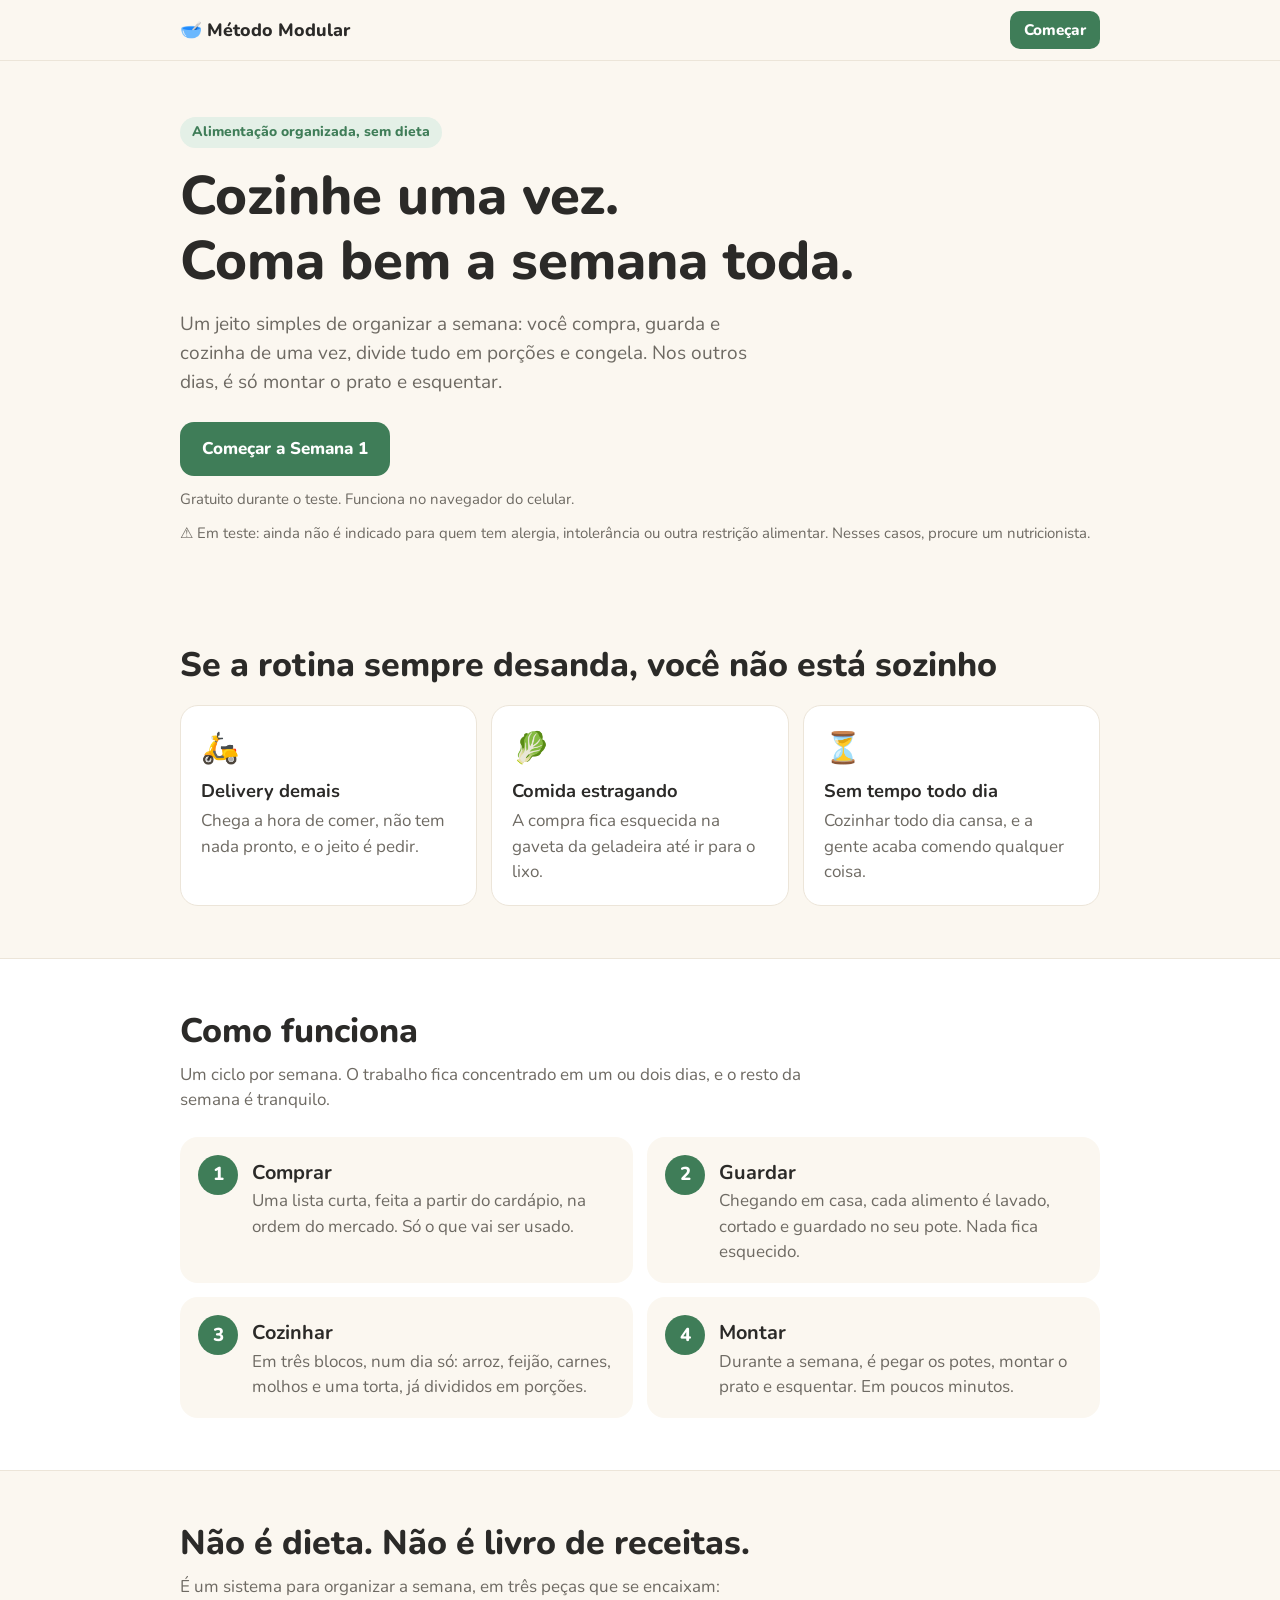
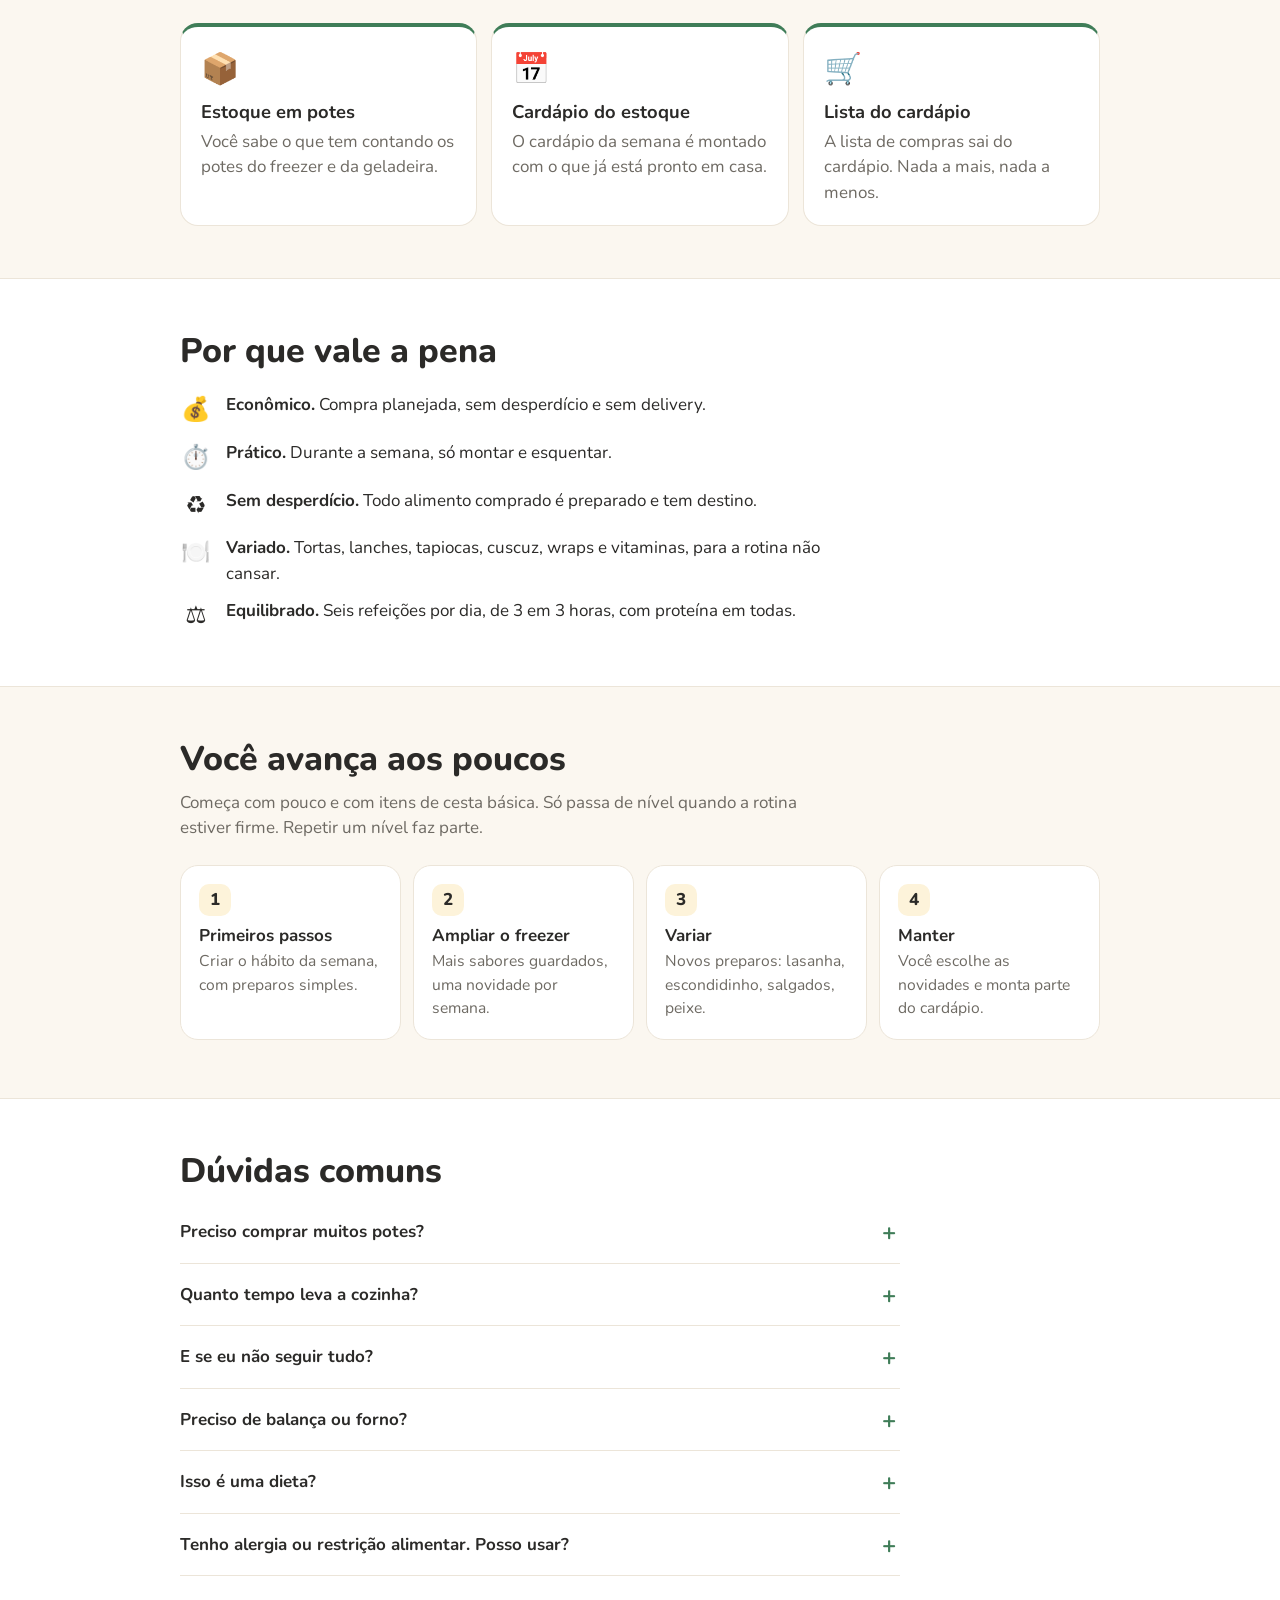
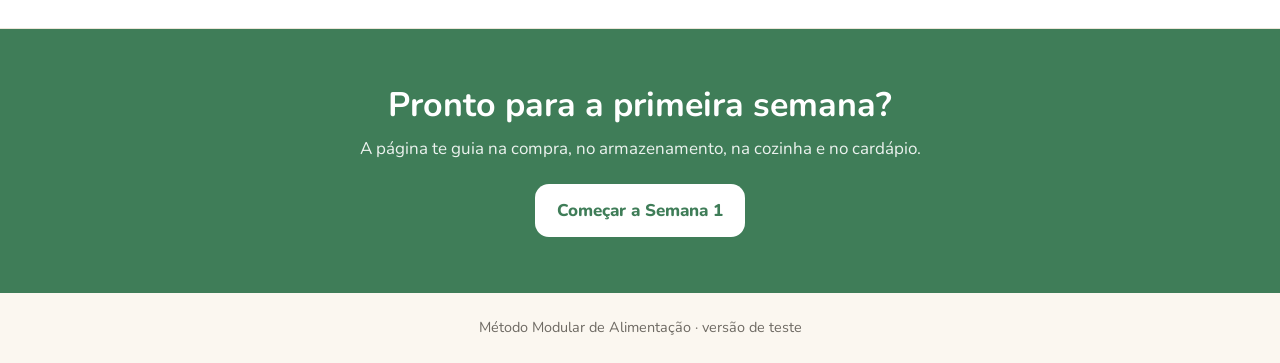
<file: index.html>
<!DOCTYPE html>
<html lang="pt-BR">
<head>
<meta charset="utf-8">
<!-- viewport: faz a página caber na largura do celular, sem precisar dar zoom. -->
<meta name="viewport" content="width=device-width, initial-scale=1">
<title>Método Modular de Alimentação</title>
<!-- Fonte Nunito, a mesma da página da Semana 1. -->
<link rel="preconnect" href="https://fonts.googleapis.com">
<link href="https://fonts.googleapis.com/css2?family=Nunito:wght@400;600;700;800&display=swap" rel="stylesheet">
<!-- O visual desta página fica no arquivo home.css. -->
<link rel="stylesheet" href="home.css">
</head>
<body>

<!-- TOPO: nome do método e um atalho para começar. -->
<header class="topo">
  <div class="caixa topo-in">
    <span class="marca">🥣 Método Modular</span>
    <a class="botao pequeno" href="semana1.html#gostos">Começar</a>
  </div>
</header>

<!-- CAPA (hero): a primeira coisa que a pessoa vê. Título, frase curta e o botão principal. -->
<section class="capa">
  <div class="caixa">
    <span class="etiqueta">Alimentação organizada, sem dieta</span>
    <h1>Cozinhe uma vez.<br>Coma bem a semana toda.</h1>
    <p class="destaque">Um jeito simples de organizar a semana: você compra, guarda e cozinha de uma vez, divide tudo em porções e congela. Nos outros dias, é só montar o prato e esquentar.</p>
    <a class="botao" href="semana1.html#gostos">Começar a Semana 1</a>
    <p class="nota">Gratuito durante o teste. Funciona no navegador do celular.</p>
    <!-- AVISO DE RESTRIÇÃO (novo): aparece logo abaixo do botão, antes de a pessoa começar.
         Segue o manual 3.17: o método em teste não atende quem tem restrição alimentar.
         Usa a mesma classe "nota" do texto de cima, então não precisa mexer no home.css. -->
    <p class="nota">⚠️ Em teste: ainda não é indicado para quem tem alergia, intolerância ou outra restrição alimentar. Nesses casos, procure um nutricionista.</p>
  </div>
</section>

<!-- O PROBLEMA: mostra que a página entende a dificuldade de quem vai usar. -->
<section class="bloco">
  <div class="caixa">
    <h2>Se a rotina sempre desanda, você não está sozinho</h2>
    <div class="grade tres">
      <div class="cartao"><span class="icone">🛵</span><h3>Delivery demais</h3><p>Chega a hora de comer, não tem nada pronto, e o jeito é pedir.</p></div>
      <div class="cartao"><span class="icone">🥬</span><h3>Comida estragando</h3><p>A compra fica esquecida na gaveta da geladeira até ir para o lixo.</p></div>
      <div class="cartao"><span class="icone">⏳</span><h3>Sem tempo todo dia</h3><p>Cozinhar todo dia cansa, e a gente acaba comendo qualquer coisa.</p></div>
    </div>
  </div>
</section>

<!-- COMO FUNCIONA: o ciclo da semana em 4 passos numerados. -->
<section class="bloco claro">
  <div class="caixa">
    <h2>Como funciona</h2>
    <p class="sub">Um ciclo por semana. O trabalho fica concentrado em um ou dois dias, e o resto da semana é tranquilo.</p>
    <ol class="passos">
      <li><span class="num">1</span><div><h3>Comprar</h3><p>Uma lista curta, feita a partir do cardápio, na ordem do mercado. Só o que vai ser usado.</p></div></li>
      <li><span class="num">2</span><div><h3>Guardar</h3><p>Chegando em casa, cada alimento é lavado, cortado e guardado no seu pote. Nada fica esquecido.</p></div></li>
      <li><span class="num">3</span><div><h3>Cozinhar</h3><p>Em três blocos, num dia só: arroz, feijão, carnes, molhos e uma torta, já divididos em porções.</p></div></li>
      <li><span class="num">4</span><div><h3>Montar</h3><p>Durante a semana, é pegar os potes, montar o prato e esquentar. Em poucos minutos.</p></div></li>
    </ol>
  </div>
</section>

<!-- O QUE TORNA DIFERENTE: compara com o que a pessoa já conhece (dieta e livro de receitas). -->
<section class="bloco">
  <div class="caixa">
    <h2>Não é dieta. Não é livro de receitas.</h2>
    <p class="sub">É um sistema para organizar a semana, em três peças que se encaixam:</p>
    <div class="grade tres">
      <div class="cartao borda"><span class="icone">📦</span><h3>Estoque em potes</h3><p>Você sabe o que tem contando os potes do freezer e da geladeira.</p></div>
      <div class="cartao borda"><span class="icone">📅</span><h3>Cardápio do estoque</h3><p>O cardápio da semana é montado com o que já está pronto em casa.</p></div>
      <div class="cartao borda"><span class="icone">🛒</span><h3>Lista do cardápio</h3><p>A lista de compras sai do cardápio. Nada a mais, nada a menos.</p></div>
    </div>
  </div>
</section>

<!-- VANTAGENS: os ganhos para a pessoa, em lista com ícones. -->
<section class="bloco claro">
  <div class="caixa">
    <h2>Por que vale a pena</h2>
    <ul class="vantagens">
      <li><span>💰</span><div><b>Econômico.</b> Compra planejada, sem desperdício e sem delivery.</div></li>
      <li><span>⏱️</span><div><b>Prático.</b> Durante a semana, só montar e esquentar.</div></li>
      <li><span>♻️</span><div><b>Sem desperdício.</b> Todo alimento comprado é preparado e tem destino.</div></li>
      <li><span>🍽️</span><div><b>Variado.</b> Tortas, lanches, tapiocas, cuscuz, wraps e vitaminas, para a rotina não cansar.</div></li>
      <li><span>⚖️</span><div><b>Equilibrado.</b> Seis refeições por dia, de 3 em 3 horas, com proteína em todas.</div></li>
    </ul>
  </div>
</section>

<!-- NÍVEIS: mostra que a pessoa avança aos poucos, sem pressão. -->
<section class="bloco">
  <div class="caixa">
    <h2>Você avança aos poucos</h2>
    <p class="sub">Começa com pouco e com itens de cesta básica. Só passa de nível quando a rotina estiver firme. Repetir um nível faz parte.</p>
    <div class="niveis">
      <div class="nivel"><span class="n">1</span><h3>Primeiros passos</h3><p>Criar o hábito da semana, com preparos simples.</p></div>
      <div class="nivel"><span class="n">2</span><h3>Ampliar o freezer</h3><p>Mais sabores guardados, uma novidade por semana.</p></div>
      <div class="nivel"><span class="n">3</span><h3>Variar</h3><p>Novos preparos: lasanha, escondidinho, salgados, peixe.</p></div>
      <div class="nivel"><span class="n">4</span><h3>Manter</h3><p>Você escolhe as novidades e monta parte do cardápio.</p></div>
    </div>
  </div>
</section>

<!-- DÚVIDAS: perguntas comuns. <details> abre e fecha ao tocar, sem precisar de JavaScript. -->
<section class="bloco claro">
  <div class="caixa">
    <h2>Dúvidas comuns</h2>
    <details class="duvida"><summary>Preciso comprar muitos potes?</summary><p>Não. Na primeira semana você usa os potes que já tem em casa e mais uns 10. A cada semana em que a rotina funciona, entram mais alguns.</p></details>
    <details class="duvida"><summary>Quanto tempo leva a cozinha?</summary><p>Na primeira semana, cerca de 3h30, divididas em três blocos. O tempo serve para você se organizar, não é uma prova.</p></details>
    <details class="duvida"><summary>E se eu não seguir tudo?</summary><p>Tudo bem. O método foi feito para quem tem dificuldade com rotina. Se a semana não deu certo, a próxima começa mais simples.</p></details>
    <details class="duvida"><summary>Preciso de balança ou forno?</summary><p>Ajudam, mas não são obrigatórios. Sem balança, as porções são divididas em partes iguais. Sem forno, a torta dá lugar a lanches e tapiocas.</p></details>
    <details class="duvida"><summary>Isso é uma dieta?</summary><p>Não. O método organiza a compra, o armazenamento e as porções. Para emagrecer ou em qualquer questão de saúde, procure um nutricionista.</p></details>
    <!-- DÚVIDA NOVA: o aviso de restrição alimentar, com um pouco mais de explicação.
         Também deixa claro que não gostar de um alimento não é restrição. -->
    <details class="duvida"><summary>Tenho alergia ou restrição alimentar. Posso usar?</summary><p>Ainda não. O método está em teste e, por enquanto, não foi feito para quem tem alergia, intolerância (como à lactose ou ao glúten), doença celíaca, diabetes ou outra restrição alimentar. Para cuidar disso com segurança, procure um nutricionista. Não gostar de um alimento não é restrição: nesse caso, a página troca o item por outro.</p></details>
  </div>
</section>

<!-- CHAMADA FINAL: repete o botão principal para quem leu até o fim. -->
<section class="final">
  <div class="caixa">
    <h2>Pronto para a primeira semana?</h2>
    <p>A página te guia na compra, no armazenamento, na cozinha e no cardápio.</p>
    <a class="botao claro-btn" href="semana1.html#gostos">Começar a Semana 1</a>
  </div>
</section>

<!-- RODAPÉ -->
<footer class="rodape">
  <div class="caixa">Método Modular de Alimentação · versão de teste</div>
</footer>

</body>
</html>
</file>
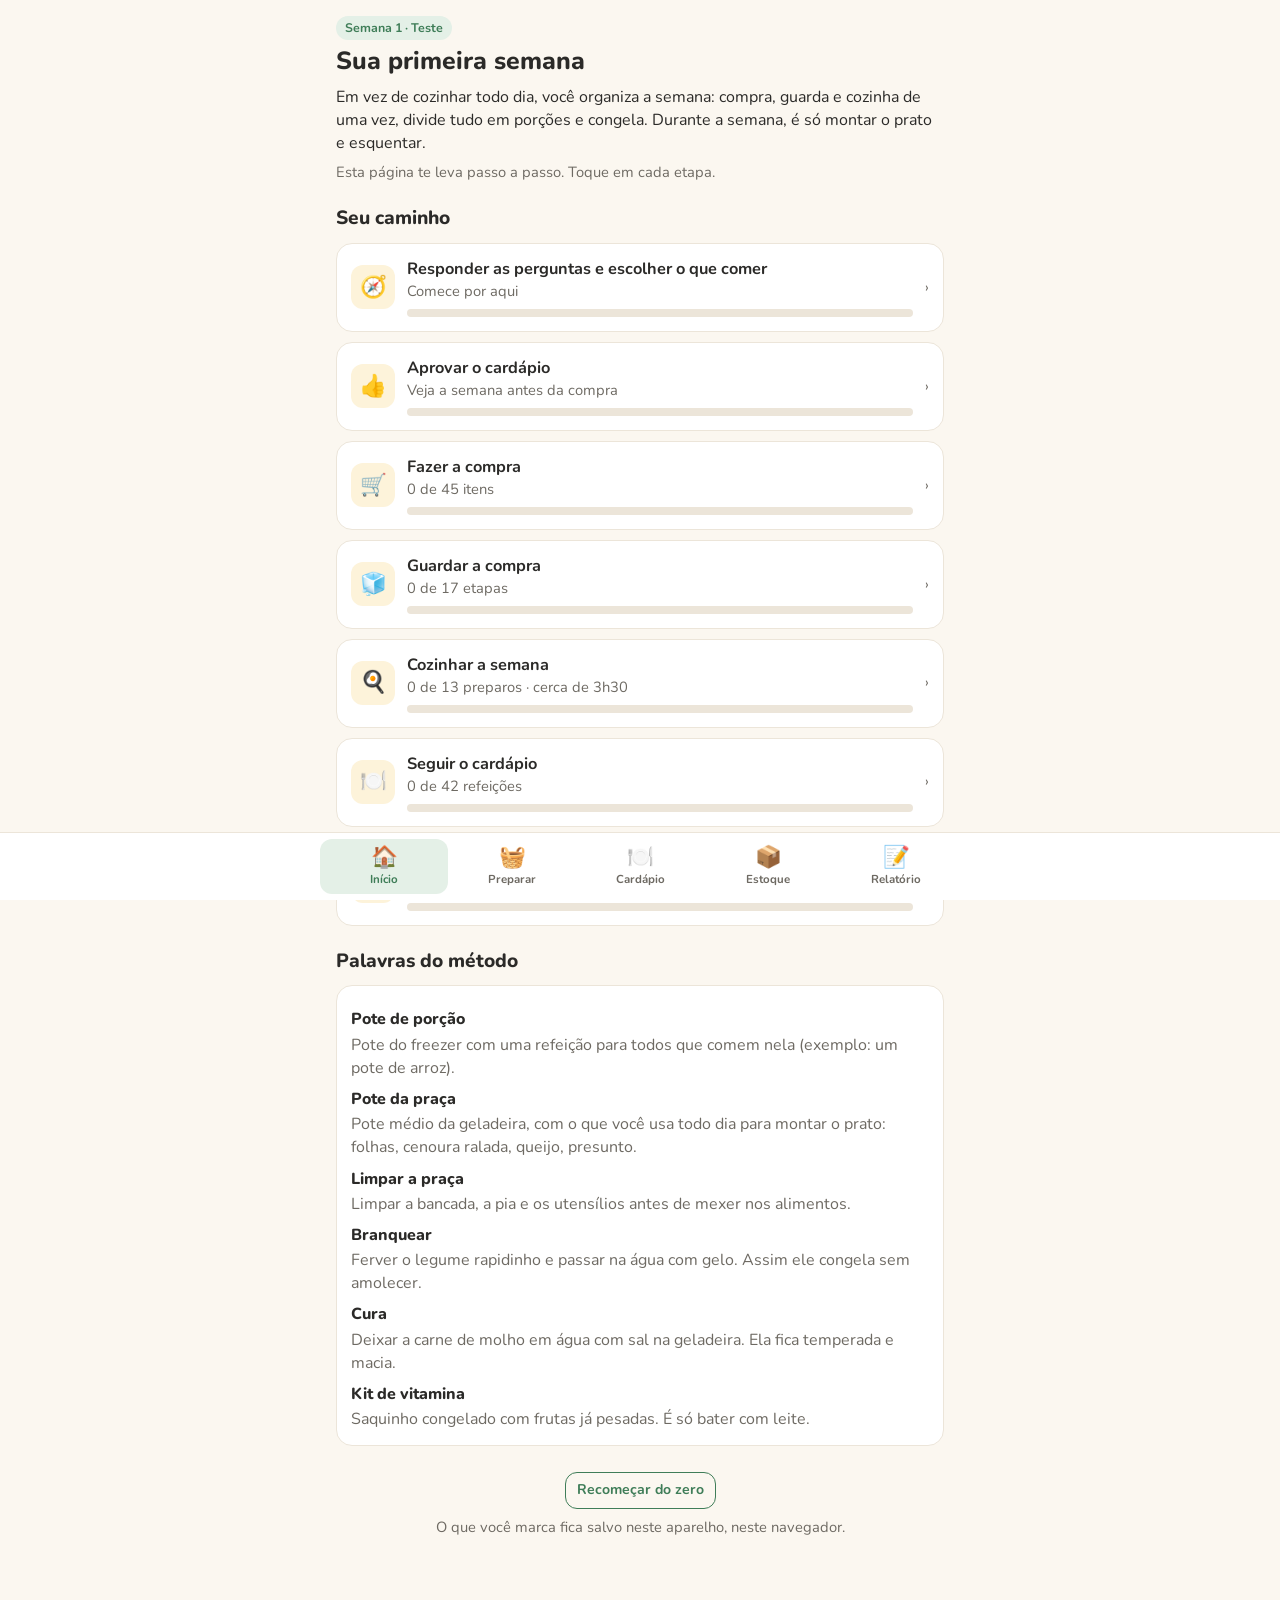
<file: semana1.html>
<!DOCTYPE html>
<html lang="pt-BR">
<head>
<meta charset="utf-8">
<!-- viewport: faz a página caber na largura do celular, sem precisar dar zoom. -->
<meta name="viewport" content="width=device-width, initial-scale=1">
<title>Método Modular · Semana 1</title>
<!-- Fonte Nunito, carregada do Google Fonts. Sem internet, o navegador usa a fonte padrão. -->
<link rel="preconnect" href="https://fonts.googleapis.com">
<link href="https://fonts.googleapis.com/css2?family=Nunito:wght@400;600;700;800&display=swap" rel="stylesheet">
<!-- O visual da página fica no arquivo style.css. -->
<link rel="stylesheet" href="style.css">
</head>
<body>
<!-- Área principal: fica vazia aqui. O script.js desenha cada tela dentro dela. -->
<div class="wrap" id="app"></div>

<!-- Barra de botões de baixo. O data-tab diz qual aba cada botão abre. -->
<nav class="bot"><div class="in">
  <button data-tab="inicio"><span>🏠</span>Início</button>
  <button data-tab="preparar"><span>🧺</span>Preparar</button>
  <button data-tab="cardapio"><span>🍽️</span>Cardápio</button>
  <button data-tab="estoque"><span>📦</span>Estoque</button>
  <button data-tab="relatorio"><span>📝</span>Relatório</button>
</div></nav>

<!-- Janelinha de confirmação (usada no "Recomeçar do zero"). Começa escondida. -->
<div class="modal" id="modal"><div class="card">
  <h3 id="mTitle"></h3><p id="mText" class="muted"></p>
  <div class="row" style="margin-top:14px;justify-content:flex-end">
    <button class="btn ghost small" id="mNo">Cancelar</button>
    <button class="btn warn small" id="mYes">Sim, apagar</button>
  </div>
</div></div>
<!-- Mensagem rápida (ex.: "Feito ✓"). Começa invisível. -->
<div class="toast" id="toast"></div>

<!-- Ordem dos arquivos de código:
     1) banco.js: as fichas de todos os alimentos e pratos (o banco de dados);
     2) escolha.js: as perguntas do começo e a tela "O que você quer comer?";
     3) dados-semanaN.js: os dados desta semana (na Semana 1, só o modelo);
     4) monta.js: monta a Semana 1 com as respostas da pessoa (cardápio, compra, guardar e cozinha);
     5) script.js: a lógica, que usa todos os anteriores.
     Eles vêm por último para o HTML já existir quando o código rodar. -->
<script src="banco.js"></script>
<script src="escolha.js"></script>
<script src="dados-semana1.js"></script>
<script src="monta.js"></script>
<script src="script.js"></script>
</body>
</html>
</file>
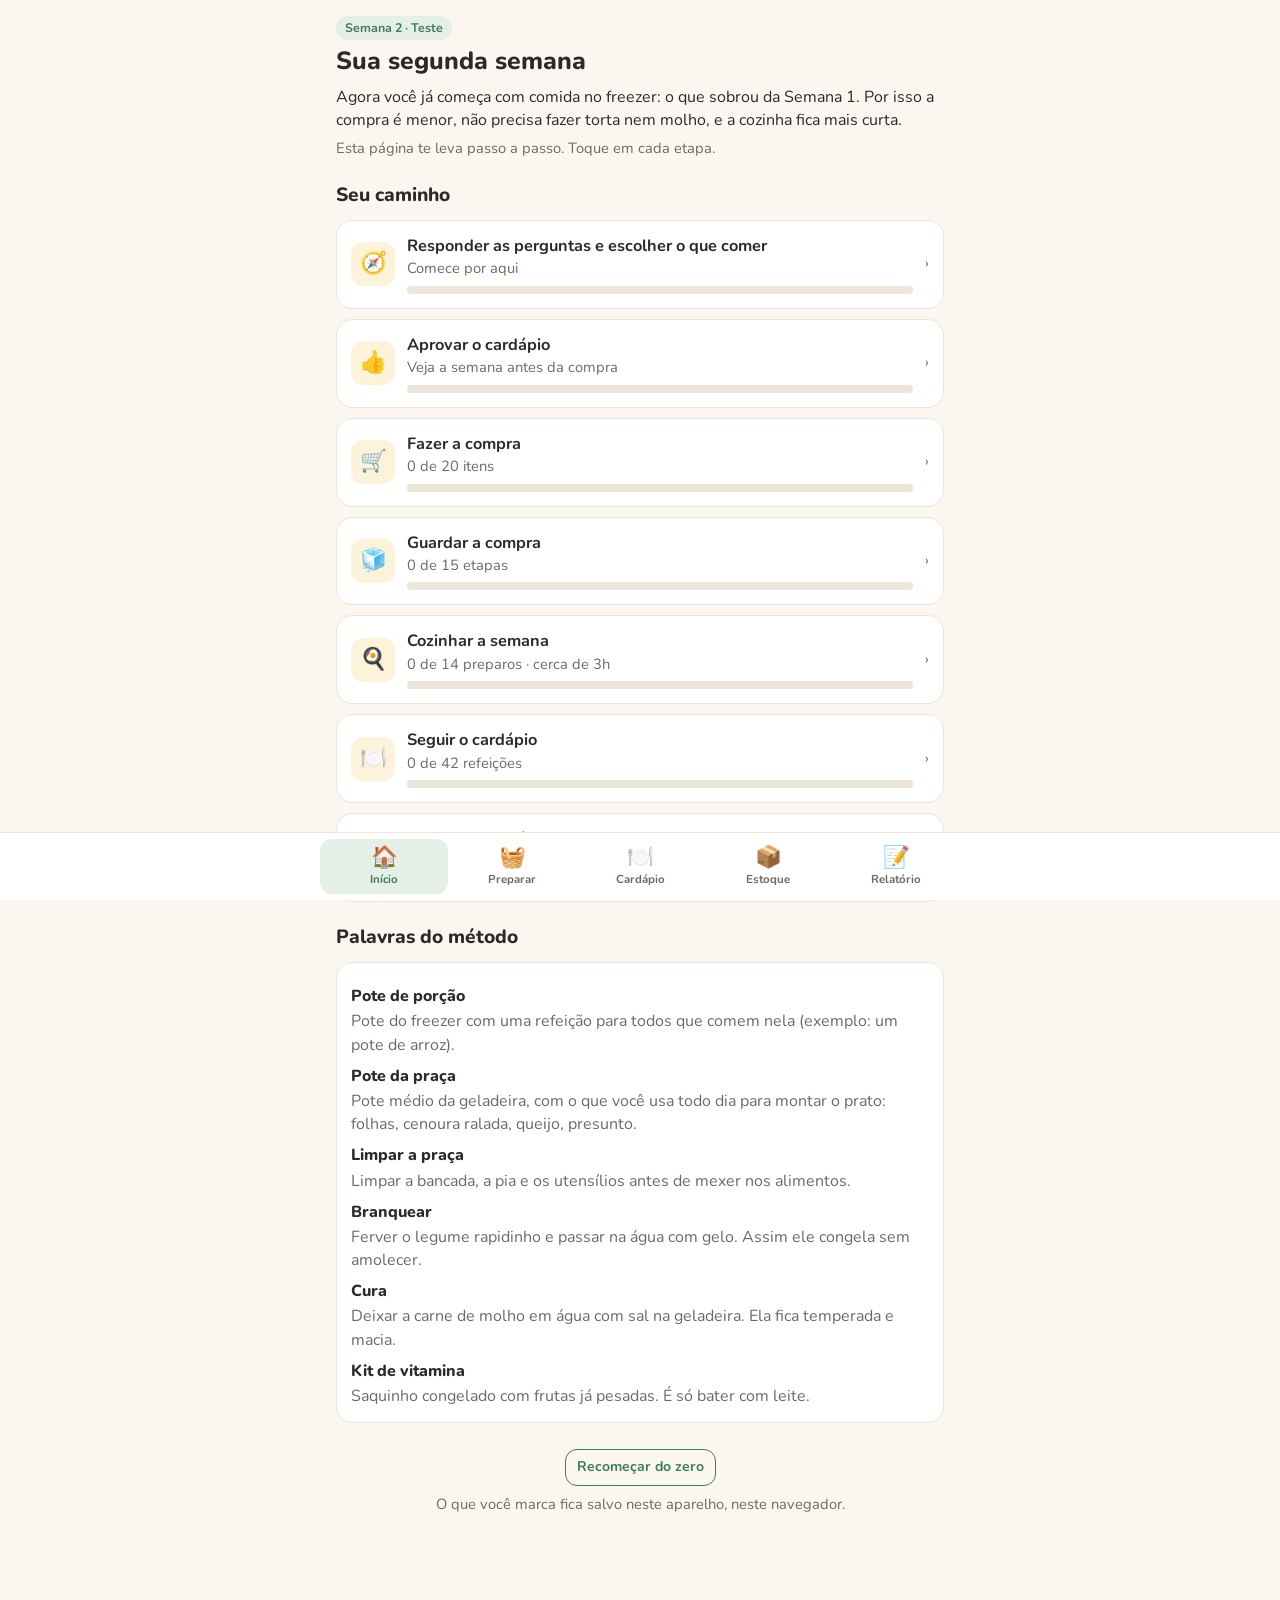
<file: semana2.html>
<!DOCTYPE html>
<html lang="pt-BR">
<head>
<meta charset="utf-8">
<!-- viewport: faz a página caber na largura do celular, sem precisar dar zoom. -->
<meta name="viewport" content="width=device-width, initial-scale=1">
<title>Método Modular · Semana 2</title>
<!-- Fonte Nunito, carregada do Google Fonts. Sem internet, o navegador usa a fonte padrão. -->
<link rel="preconnect" href="https://fonts.googleapis.com">
<link href="https://fonts.googleapis.com/css2?family=Nunito:wght@400;600;700;800&display=swap" rel="stylesheet">
<!-- O visual da página fica no arquivo style.css. -->
<link rel="stylesheet" href="style.css">
</head>
<body>
<!-- Área principal: fica vazia aqui. O script.js desenha cada tela dentro dela. -->
<div class="wrap" id="app"></div>

<!-- Barra de botões de baixo. O data-tab diz qual aba cada botão abre. -->
<nav class="bot"><div class="in">
  <button data-tab="inicio"><span>🏠</span>Início</button>
  <button data-tab="preparar"><span>🧺</span>Preparar</button>
  <button data-tab="cardapio"><span>🍽️</span>Cardápio</button>
  <button data-tab="estoque"><span>📦</span>Estoque</button>
  <button data-tab="relatorio"><span>📝</span>Relatório</button>
</div></nav>

<!-- Janelinha de confirmação (usada no "Recomeçar do zero"). Começa escondida. -->
<div class="modal" id="modal"><div class="card">
  <h3 id="mTitle"></h3><p id="mText" class="muted"></p>
  <div class="row" style="margin-top:14px;justify-content:flex-end">
    <button class="btn ghost small" id="mNo">Cancelar</button>
    <button class="btn warn small" id="mYes">Sim, apagar</button>
  </div>
</div></div>
<!-- Mensagem rápida (ex.: "Feito ✓"). Começa invisível. -->
<div class="toast" id="toast"></div>

<!-- Ordem dos arquivos de código:
     1) banco.js: as fichas de todos os alimentos e pratos (o banco de dados);
     2) escolha.js: as perguntas do começo e a tela "O que você quer comer?";
     3) dados-semanaN.js: os dados desta semana;
     4) script.js: a lógica, que usa todos os anteriores.
     Eles vêm por último para o HTML já existir quando o código rodar. -->
<script src="banco.js"></script>
<script src="escolha.js"></script>
<script src="dados-semana2.js"></script>
<script src="script.js"></script>
</body>
</html>
</file>
<file: home.css>
/* Variáveis de cor, as mesmas da página da Semana 1:
   bg = creme #FBF7F0, ink = quase preto #2B2A28, soft = cinza quente #6E6A63,
   line = bege das bordas #ECE5D9, green = verde-folha #3F7D58, tomato = laranja-tomate #D9622B.
   O sufixo -l é a versão clarinha da cor. */
:root{
  --bg:#FBF7F0; --card:#FFFFFF; --ink:#2B2A28; --soft:#6E6A63; --line:#ECE5D9;
  --green:#3F7D58; --green-d:#2F6145; --green-l:#E4F0E7; --tomato:#D9622B; --tomato-l:#FBE7DC; --sun-l:#FDF3DA;
}

/* box-sizing: a largura de cada caixa já inclui a borda e o espaço interno. */
*{box-sizing:border-box}

/* Página inteira: fundo, cor do texto e fonte. */
html,body{margin:0;background:var(--bg);color:var(--ink);font-family:Nunito,system-ui,-apple-system,Segoe UI,Roboto,sans-serif;font-size:17px;line-height:1.5}
h1,h2,h3{margin:0;line-height:1.2}
p{margin:0}

/* .caixa: centraliza o conteúdo e limita a largura em telas grandes. */
.caixa{max-width:960px;margin:0 auto;padding:0 20px}

/* Botões: .botao é o verde principal; .pequeno é a versão menor do topo; .claro-btn é o branco da chamada final. */
.botao{display:inline-block;background:var(--green);color:#fff;text-decoration:none;font-weight:800;padding:14px 22px;border-radius:14px;transition:background .2s}
.botao:hover{background:var(--green-d)}
.botao.pequeno{padding:8px 14px;font-size:.9rem;border-radius:10px}
.botao.claro-btn{background:#fff;color:var(--green)}

/* TOPO: fica grudado no alto da tela ao rolar (position: sticky). */
.topo{position:sticky;top:0;background:rgba(251,247,240,.92);backdrop-filter:blur(6px);border-bottom:1px solid var(--line);z-index:5}
.topo-in{display:flex;align-items:center;justify-content:space-between;height:60px}
.marca{font-weight:800;font-size:1.05rem}

/* CAPA: área de abertura, com título grande. clamp() deixa a fonte crescer com a tela, entre um mínimo e um máximo. */
.capa{padding:56px 0 48px}
.etiqueta{display:inline-block;background:var(--green-l);color:var(--green);font-weight:800;font-size:.82rem;padding:5px 12px;border-radius:99px;margin-bottom:16px}
.capa h1{font-size:clamp(2rem,6vw,3.2rem);font-weight:800;margin-bottom:16px}
.destaque{font-size:1.12rem;color:var(--soft);max-width:600px;margin-bottom:26px}
.nota{color:var(--soft);font-size:.88rem;margin-top:12px}

/* BLOCOS: cada seção da página. .claro tem fundo branco, para alternar com o creme. */
.bloco{padding:52px 0}
.bloco.claro{background:#fff;border-top:1px solid var(--line);border-bottom:1px solid var(--line)}
.bloco h2{font-size:clamp(1.5rem,4vw,2rem);font-weight:800;margin-bottom:10px}
.sub{color:var(--soft);max-width:640px;margin-bottom:24px}
.bloco > .caixa > h2 + .grade{margin-top:20px}

/* GRADE: organiza os cartões lado a lado. No celular fica 1 coluna; a partir de 700px, 3 colunas. */
.grade{display:grid;gap:14px}
@media (min-width:700px){ .grade.tres{grid-template-columns:repeat(3,1fr)} }

/* CARTÕES: caixas brancas com ícone, título e texto. .borda adiciona uma faixa verde no alto. */
.cartao{background:var(--card);border:1px solid var(--line);border-radius:18px;padding:20px}
.cartao.borda{border-top:4px solid var(--green)}
.cartao .icone{font-size:1.8rem;display:block;margin-bottom:8px}
.cartao h3{font-size:1.08rem;margin-bottom:6px}
.cartao p{color:var(--soft)}

/* PASSOS: a lista numerada do "Como funciona". list-style:none tira os números padrão,
   porque os números aparecem dentro dos círculos (.num). No computador, vira 2 colunas. */
.passos{list-style:none;margin:0;padding:0;display:grid;gap:14px}
@media (min-width:700px){ .passos{grid-template-columns:repeat(2,1fr)} }
.passos li{display:flex;gap:14px;background:var(--bg);border-radius:18px;padding:18px}
.num{flex:none;width:40px;height:40px;border-radius:50%;background:var(--green);color:#fff;font-weight:800;display:grid;place-items:center;font-size:1.1rem}
.passos h3{margin:6px 0 4px}
.passos p{color:var(--soft)}

/* VANTAGENS: lista com um ícone à esquerda de cada linha. */
.vantagens{list-style:none;margin:20px 0 0;padding:0;display:grid;gap:12px;max-width:680px}
.vantagens li{display:flex;gap:14px;align-items:flex-start}
.vantagens span{font-size:1.4rem;width:32px;flex:none;text-align:center}

/* NÍVEIS: 4 cartões em fileira. No celular rolam para o lado (overflow-x: auto). */
.niveis{display:grid;grid-auto-flow:column;grid-auto-columns:minmax(200px,1fr);gap:12px;overflow-x:auto;padding-bottom:6px}
.nivel{background:var(--card);border:1px solid var(--line);border-radius:18px;padding:18px}
.nivel .n{display:inline-grid;place-items:center;width:32px;height:32px;border-radius:10px;background:var(--sun-l);font-weight:800;margin-bottom:10px}
.nivel h3{font-size:1rem;margin-bottom:4px}
.nivel p{color:var(--soft);font-size:.92rem}

/* DÚVIDAS: cada pergunta é um <details>. summary é a pergunta; o "+" vira "–" quando abre. */
.duvida{border-bottom:1px solid var(--line);padding:4px 0;max-width:720px}
.duvida summary{list-style:none;cursor:pointer;font-weight:700;padding:14px 30px 14px 0;position:relative}
.duvida summary::-webkit-details-marker{display:none}
.duvida summary::after{content:"+";position:absolute;right:4px;top:10px;font-size:1.4rem;color:var(--green)}
.duvida[open] summary::after{content:"–"}
.duvida p{color:var(--soft);padding:0 0 16px}

/* CHAMADA FINAL: faixa verde com o botão branco. */
.final{background:var(--green);color:#fff;padding:56px 0;text-align:center}
.final h2{font-size:clamp(1.5rem,4vw,2rem);margin-bottom:10px}
.final p{opacity:.9;margin-bottom:22px}

/* RODAPÉ */
.rodape{padding:24px 0;color:var(--soft);font-size:.85rem;text-align:center}
</file>
<file: style.css>
/* Variáveis de cor: definidas uma vez e usadas no resto com var(--nome). */
/* bg = fundo creme, ink = texto, soft = texto apagado, line = bordas, */
/* green = verde principal, tomato = laranja-tomate, sun = amarelo, blue = azul. O sufixo -l é a versão clarinha. */
:root{
  --bg:#FBF7F0; --card:#FFFFFF; --ink:#2B2A28; --soft:#6E6A63; --line:#ECE5D9;
  --green:#3F7D58; --green-l:#E4F0E7; --tomato:#D9622B; --tomato-l:#FBE7DC;
  --sun:#F2B640; --sun-l:#FDF3DA; --blue:#3C6E91; --blue-l:#E2EDF4;
}
/* box-sizing: a largura de cada caixa já inclui a borda e o espaço interno. Facilita as medidas. */
*{box-sizing:border-box}
/* Página inteira: fundo, cor do texto e fonte. */
html,body{margin:0;background:var(--bg);color:var(--ink);font-family:Nunito,system-ui,-apple-system,Segoe UI,Roboto,sans-serif;font-size:16px;line-height:1.45}
/* Coluna central: no máximo 640px de largura, com espaço embaixo para não ficar atrás da barra de botões. */
.wrap{max-width:640px;margin:0 auto;padding:16px 16px 110px}
/* Títulos e parágrafos. */
h1{font-size:1.55rem;margin:4px 0 4px;font-weight:800}
h2{font-size:1.2rem;margin:22px 0 10px;font-weight:800}
h3{font-size:1.02rem;margin:0;font-weight:700}
p{margin:6px 0}
/* Classes reaproveitáveis: texto apagado, cartão branco, etiquetas (pill), botões e linhas flexíveis. */
/* .btn.ghost = botão só com contorno; .btn.warn = botão laranja; .row = itens lado a lado. */
.muted{color:var(--soft);font-size:.92rem}
.card{background:var(--card);border:1px solid var(--line);border-radius:16px;padding:14px;margin:10px 0}
.pill{display:inline-block;font-size:.78rem;font-weight:700;padding:3px 9px;border-radius:99px;background:var(--green-l);color:var(--green)}
.pill.t{background:var(--tomato-l);color:var(--tomato)}
.pill.s{background:var(--sun-l);color:#8a6410}
.btn{border:0;border-radius:12px;padding:11px 14px;font:inherit;font-weight:700;cursor:pointer;background:var(--green);color:#fff}
.btn.ghost{background:transparent;color:var(--green);border:1.5px solid var(--green)}
.btn.warn{background:var(--tomato)}
.btn.small{padding:7px 11px;font-size:.88rem}
.row{display:flex;gap:10px;align-items:center}
.grow{flex:1}

/* caminho */
/* Cartões do caminho na tela Início: ícone + texto + barra de progresso. */
.step{display:flex;gap:12px;align-items:center;cursor:pointer}
.step .ico{width:44px;height:44px;border-radius:12px;display:grid;place-items:center;font-size:1.35rem;background:var(--sun-l);flex:none}
/* Barra de progresso: o fundo é a barra, e o <i> dentro dela é a parte verde, com a largura em %. */
.bar{height:8px;background:var(--line);border-radius:9px;overflow:hidden;margin-top:6px}
.bar i{display:block;height:100%;background:var(--green);border-radius:9px;transition:width .3s}

/* sub abas */
/* Sub-abas de Preparar (Compra, Guardar, Cozinha), no estilo de botões encaixados. */
.seg{display:flex;gap:6px;background:#F1EADF;padding:4px;border-radius:14px;margin:12px 0}
.seg button{flex:1;border:0;background:transparent;font:inherit;font-weight:700;padding:9px 4px;border-radius:10px;color:var(--soft);cursor:pointer}
.seg button.on{background:#fff;color:var(--ink);box-shadow:0 1px 3px rgba(0,0,0,.08)}

/* lista de compra */
/* Lista de compras: títulos das seções, linhas marcáveis e a caixinha de marcar. */
/* .chk.on = item marcado (caixa verde e texto riscado). */
.sec-t{font-weight:800;margin:18px 0 4px}
.sub-t{font-style:italic;color:var(--soft);margin:10px 0 2px;font-size:.92rem}
.chk{display:flex;align-items:center;gap:12px;padding:10px 4px;border-bottom:1px solid var(--line);cursor:pointer;user-select:none}
.chk:last-child{border-bottom:0}
.box{width:24px;height:24px;border-radius:7px;border:2px solid #C9C0B1;flex:none;display:grid;place-items:center;color:#fff;font-size:.9rem;font-weight:800}
.chk.on .box{background:var(--green);border-color:var(--green)}
.chk.on .lbl{color:var(--soft);text-decoration:line-through}

/* itens com passo a passo */
/* Cartões de passo (Guardar e Cozinha). <details> abre e fecha ao tocar. */
/* summary é a linha do título; .circle é o círculo de "feito"; .done deixa o cartão concluído. */
details.it{background:var(--card);border:1px solid var(--line);border-radius:14px;margin:8px 0;overflow:hidden}
details.it[open]{border-color:#D9CFBF}
details.it summary{list-style:none;display:flex;gap:12px;align-items:center;padding:12px 14px;cursor:pointer}
details.it summary::-webkit-details-marker{display:none}
details.it summary .t{flex:1;font-weight:700}
details.it summary .arw{color:var(--soft);transition:transform .2s}
details.it[open] summary .arw{transform:rotate(90deg)}
details.it.done summary .t{color:var(--soft)}
.circle{width:28px;height:28px;border-radius:50%;border:2px solid #C9C0B1;flex:none;display:grid;place-items:center;color:#fff;font-weight:800;background:#fff;cursor:pointer;padding:0;font-size:.95rem}
details.it.done .circle{background:var(--green);border-color:var(--green)}
.body{padding:0 14px 14px 54px}
.body .lead{margin:0 0 8px}
.dest{margin:8px 0}
.dest b{display:block;font-style:italic}
.adds{margin-top:10px;font-size:.88rem;background:var(--blue-l);color:var(--blue);padding:7px 10px;border-radius:10px}
/* Linha de grupo: título à esquerda e botão "Marcar todos" à direita (justify-content: space-between). */
.grp{display:flex;align-items:center;justify-content:space-between;gap:10px;margin-top:6px}
.grp .sub-t{margin:10px 0 2px}
.all{border:0;background:var(--green-l);color:var(--green);font:inherit;font-size:.8rem;font-weight:800;padding:6px 10px;border-radius:9px;cursor:pointer;flex:none}
/* Conferência no fim da Cozinha: cartão com borda verde e a lista de cada local. */
details.it.confere{border-color:var(--green);margin-top:22px}
.loc{margin:12px 0}
.loc ul{margin:4px 0 0;padding-left:20px}
.loc li{margin:2px 0}
/* Tela de gostos: listas com espaço entre itens e dois cartões lado a lado em telas largas. */
ul.lista{margin:6px 0;padding-left:20px}
ul.lista li{margin:4px 0}
.grade2{display:grid;gap:0 10px}
@media (min-width:560px){ .grade2{grid-template-columns:1fr 1fr} }
/* Títulos dos passos e dos blocos de cozinha. */
.blk{margin:22px 0 4px}
.blk .when{color:var(--soft);font-size:.92rem}

/* cardápio */
/* Cardápio: fileira de dias que rola para o lado (overflow-x:auto), cartões das refeições */
/* e os botões Comi/Troquei/Pulei, cada um com sua cor quando ativo. */
.days{display:flex;gap:6px;overflow-x:auto;padding:4px 0 8px;margin:6px -4px 0}
.days button{flex:none;min-width:58px;border:1.5px solid var(--line);background:#fff;border-radius:14px;padding:8px 6px;font:inherit;font-weight:700;cursor:pointer;text-align:center}
.days button.on{border-color:var(--green);background:var(--green-l)}
.days small{display:block;font-weight:600;color:var(--soft);font-size:.72rem}
.meal{display:flex;gap:12px}
.meal .mi{font-size:1.5rem;width:34px;text-align:center;flex:none}
.meal .nm{font-size:.82rem;font-weight:800;color:var(--soft);text-transform:uppercase;letter-spacing:.03em}
.acts{display:flex;gap:6px;margin-top:9px}
.acts button{flex:1;border:1.5px solid var(--line);background:#fff;border-radius:10px;padding:7px 4px;font:inherit;font-size:.86rem;font-weight:700;cursor:pointer;color:var(--soft)}
.acts button.on.comi{background:var(--green);border-color:var(--green);color:#fff}
.acts button.on.troq{background:var(--sun);border-color:var(--sun);color:#3d2c05}
.acts button.on.pulei{background:#B9B1A4;border-color:#B9B1A4;color:#fff}
.meal.st-comi{border-color:#BFD9C7}

/* TABELA DA SEMANA no cardápio. .tab-wrap deixa rolar para o lado no celular.
   border-collapse junta as bordas das células; a primeira coluna (th da linha) fica parada com position: sticky.
   A tabela não usa overflow:hidden: ele impedia a coluna dos ícones de ficar parada ao arrastar.
   Por isso os cantos arredondados ficam nas células dos cantos (border-radius em cada uma).
   left:-16px faz a coluna parar colada na borda da tela, descontando o espaço lateral do .tab-wrap. */
.tab-wrap{overflow-x:auto;margin:12px -16px 4px;padding:0 16px}
table.semana{border-collapse:separate;border-spacing:0;font-size:.78rem;line-height:1.3;background:#fff;border:1px solid var(--line);border-radius:14px}
table.semana th,table.semana td{border-bottom:1px solid var(--line);border-left:1px solid var(--line);padding:7px 8px;vertical-align:top;text-align:left}
table.semana tbody tr:last-child th,table.semana tbody tr:last-child td{border-bottom:0}
table.semana td{min-width:104px}
table.semana tbody th{position:sticky;left:-16px;background:#fff;border-left:0;font-size:1.1rem;text-align:center;padding:7px 6px;z-index:1}
table.semana thead th{background:#F6F1E8;padding:4px}
table.semana thead th:first-child{position:sticky;left:-16px;z-index:2;border-left:0}
table.semana thead th:first-child{border-top-left-radius:14px}
table.semana thead th:last-child{border-top-right-radius:14px}
table.semana tbody tr:last-child th{border-bottom-left-radius:14px}
table.semana tbody tr:last-child td:last-child{border-bottom-right-radius:14px}
table.semana thead button{border:0;background:transparent;font:inherit;font-weight:800;width:100%;padding:5px;border-radius:8px;cursor:pointer;color:var(--ink)}
table.semana thead button.on{background:var(--green);color:#fff}
table.semana td.st-comi{background:var(--green-l)}
table.semana td.st-troq{background:var(--sun-l)}
table.semana td.st-pulei{background:#F1EEE9;color:var(--soft)}
/* estoque */
/* Estoque: linhas do freezer com o número à direita, e os botões tem/pouco/acabou. */
.stk{display:flex;align-items:center;gap:10px;padding:9px 2px;border-bottom:1px solid var(--line)}
.stk:last-child{border-bottom:0}
.num{font-weight:800;font-size:1.15rem;min-width:44px;text-align:right}
.num.zero{color:#C0B7A8}
.tri{display:flex;gap:4px}
.tri button{border:1.5px solid var(--line);background:#fff;border-radius:9px;padding:5px 8px;font:inherit;font-size:.8rem;font-weight:700;cursor:pointer;color:var(--soft)}
.tri button.on.tem{background:var(--green);border-color:var(--green);color:#fff}
.tri button.on.pouco{background:var(--sun);border-color:var(--sun);color:#3d2c05}
.tri button.on.acabou{background:var(--tomato);border-color:var(--tomato);color:#fff}

/* relatório */
/* Relatório: rótulos, campos de texto, botões de escolha e a caixa do texto final. */
label.f{display:block;font-weight:700;margin:14px 0 5px}
input.f,textarea.f,select.f{width:100%;font:inherit;padding:10px 12px;border-radius:12px;border:1.5px solid var(--line);background:#fff;color:var(--ink)}
textarea.f{min-height:80px;resize:vertical}
.opts{display:flex;gap:6px;flex-wrap:wrap}
.opts button{border:1.5px solid var(--line);background:#fff;border-radius:10px;padding:8px 12px;font:inherit;font-weight:700;cursor:pointer;color:var(--soft)}
.opts button.on{background:var(--green);border-color:var(--green);color:#fff}
pre.rep{white-space:pre-wrap;background:#fff;border:1px dashed #CFC5B4;border-radius:12px;padding:12px;font-family:inherit;font-size:.9rem}

/* navegação */
/* Barra de botões fixa na parte de baixo da tela. */
/* env(safe-area-inset-bottom) dá espaço extra no iPhone, por causa da barrinha do sistema. */
nav.bot{position:fixed;left:0;right:0;bottom:0;background:#fff;border-top:1px solid var(--line);display:flex;justify-content:center;padding:6px 6px calc(6px + env(safe-area-inset-bottom));z-index:5}
nav.bot .in{display:flex;max-width:640px;width:100%}
nav.bot button{flex:1;border:0;background:transparent;font:inherit;font-size:.72rem;font-weight:700;color:var(--soft);padding:6px 2px;cursor:pointer;border-radius:12px}
nav.bot button span{display:block;font-size:1.35rem;line-height:1.2}
nav.bot button.on{color:var(--green);background:var(--green-l)}

/* Janelinha de confirmação: fica escondida (display:none) e aparece com a classe .show. */
.modal{position:fixed;inset:0;background:rgba(30,25,20,.45);display:none;align-items:center;justify-content:center;padding:20px;z-index:9}
.modal.show{display:flex}
.modal .card{max-width:420px;width:100%}
/* Mensagem rápida que aparece e some (opacity vai de 0 a 1). */
.toast{position:fixed;left:50%;bottom:90px;transform:translateX(-50%);background:var(--ink);color:#fff;padding:10px 16px;border-radius:12px;font-weight:700;opacity:0;transition:opacity .25s;pointer-events:none;z-index:10}
.toast.show{opacity:1}
/* Lista de palavras do método na tela Início. */
dl.glos dt{font-weight:800;margin-top:8px}
dl.glos dd{margin:2px 0 0 0;color:var(--soft)}

/* ============ PERGUNTAS DO COMEÇO E TELA DE ESCOLHA (escolha.js) ============ */
/* Botão desligado (ex.: "Montar meu cardápio" antes de chegar ao mínimo): fica claro e sem clique. */
.btn:disabled{opacity:.45;cursor:not-allowed}
/* Contador com os botões − e + (pessoas e potes). */
.cont{display:flex;align-items:center;gap:10px}
.cont b{min-width:26px;text-align:center;font-size:1.1rem}
.cont button{width:36px;height:36px;border-radius:10px;border:1.5px solid var(--line);background:#fff;font:inherit;font-size:1.2rem;font-weight:800;color:var(--green);cursor:pointer}
.cont button:disabled{color:#C9C0B1;cursor:not-allowed}
/* Na tela de escolha, o item marcado fica com a caixa verde, mas o texto não é riscado. */
.chk.esc .lbl{color:var(--ink)}
/* Selo "recomendado" ao lado do nome do item. */
.selo{display:inline-block;font-size:.72rem;font-weight:800;padding:2px 7px;border-radius:99px;background:var(--sun-l);color:#8a6410;margin-left:4px}
/* Medidor de variedade de cada grupo: uma etiqueta com a cor de cada situação. */
.med{font-size:.75rem;font-weight:800;padding:3px 9px;border-radius:99px;flex:none}
.med.falta{background:var(--tomato-l);color:var(--tomato)}
.med.minimo{background:var(--sun-l);color:#8a6410}
.med.boa{background:var(--green-l);color:var(--green)}
.med.otima{background:var(--green);color:#fff}
/* Próximos níveis: abre e fecha ao tocar, com os itens trancados (só para ver). */
details.mais{margin:-2px 0 10px;padding:0 4px}
details.mais summary{cursor:pointer;color:var(--soft);font-size:.88rem;font-weight:700}
.trancado{display:flex;flex-wrap:wrap;gap:6px;margin:4px 0}
.trancado span{font-size:.8rem;background:#F1EEE9;color:var(--soft);padding:4px 9px;border-radius:9px}
</file>
